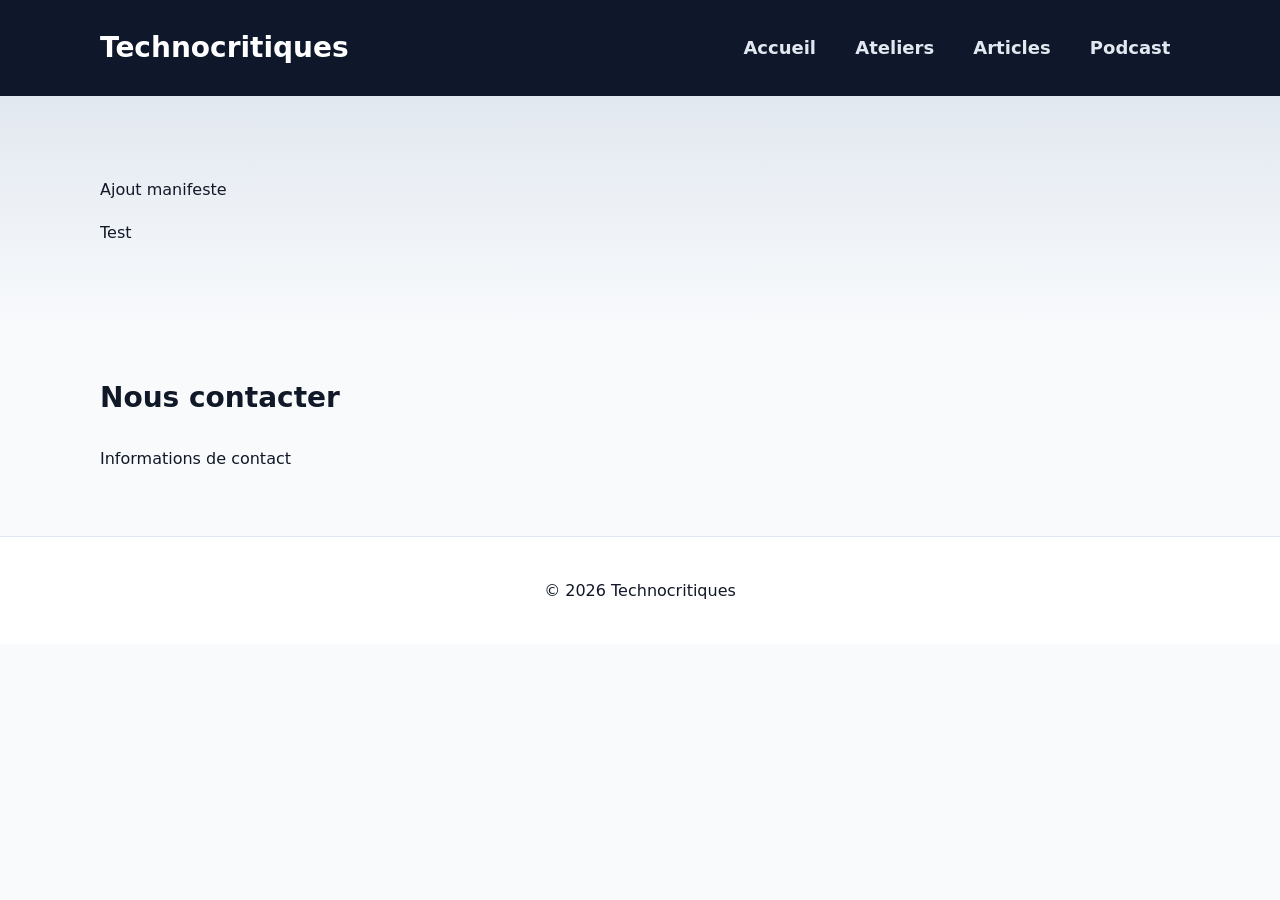
<file: index.html>
<!DOCTYPE html>
<html lang="en">
<head>
  <meta charset="UTF-8">
  <meta name="viewport" content="width=device-width, initial-scale=1.0">
  <title>Technocritiques</title>
  <link rel="stylesheet" href="styles.css">
  <script data-goatcounter="https://technocritiques.goatcounter.com/count" async src="//gc.zgo.at/count.js"></script>
</head>
<body>
  <header class="site-header">
    <div class="container">
      <div class="brand">
        <h1>Technocritiques</h1>
      </div>
      <nav class="site-nav">
        <a href="index.html">Accueil</a>
        <a href="ateliers.html">Ateliers</a>
        <a href="Articles.html">Articles</a>
        <a href="podcast.html">Podcast</a>
      </nav>
    </div>
  </header>

  <main>
    <section class="hero">
      <div class="container">
        <p>Ajout manifeste</p>
        <p>Test</p>
      </div>
    </section>

    <section id="contact" class="section container">
      <h2>Nous contacter</h2>
      <p>Informations de contact</p>
    </section>
  </main>

  <footer class="site-footer">
    <p>© 2026 Technocritiques</p>
  </footer>
</body>
</html>
</file>
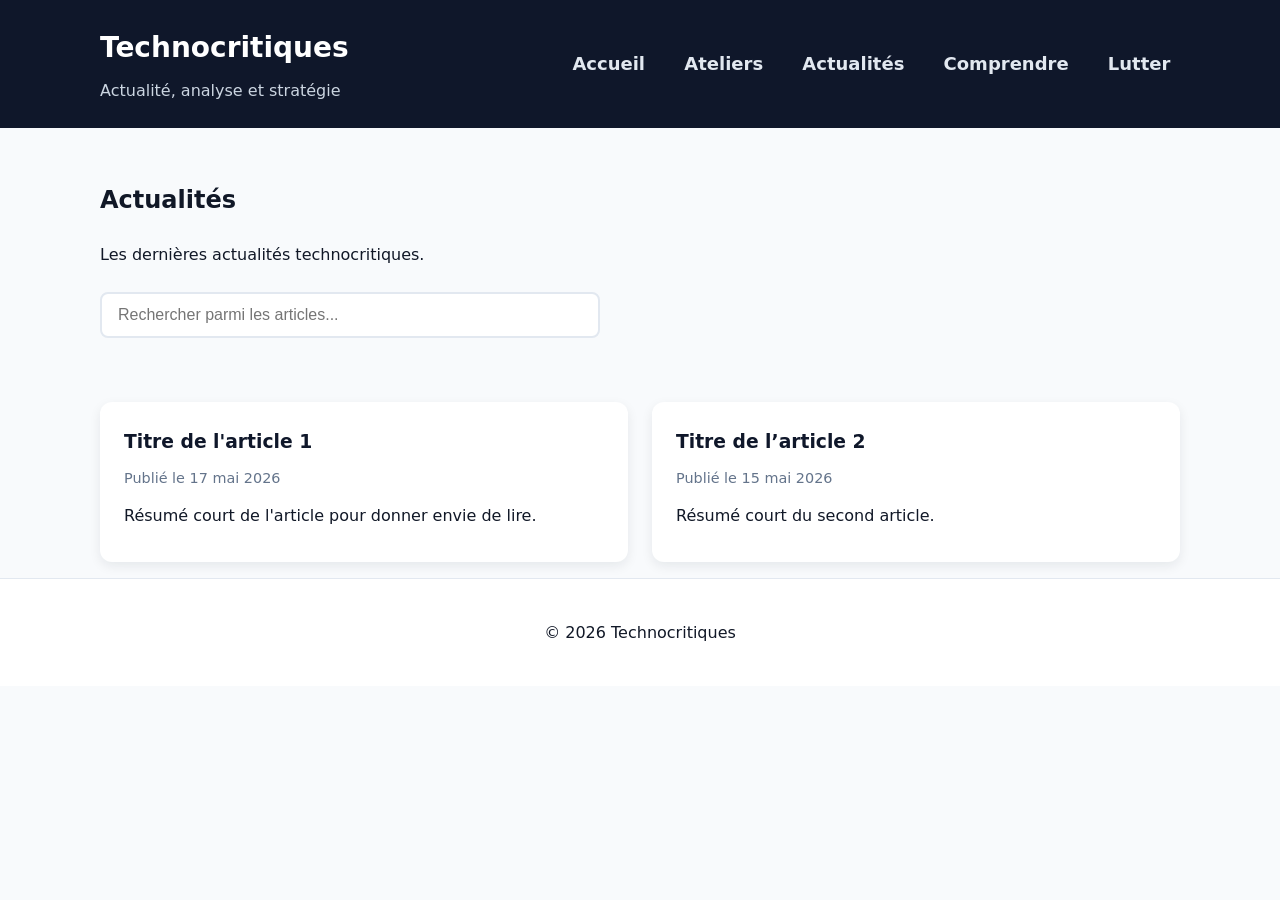
<file: actualites.html>
<!DOCTYPE html>
<html lang="en">
<head>
  <meta charset="UTF-8">
  <meta name="viewport" content="width=device-width, initial-scale=1.0">
  <title>Technocritiques - actualités</title>
  <link rel="stylesheet" href="styles.css">
</head>
<body>
  <header class="site-header">
    <div class="container">
      <div class="brand">
        <h1>Technocritiques</h1>
        <p>Actualité, analyse et stratégie</p>
      </div>
      <nav class="site-nav">
        <a href="index.html">Accueil</a>
        <a href="ateliers.html">Ateliers</a>
        <a href="actualites.html">Actualités</a>
        <a href="comprendre.html">Comprendre</a>
        <a href="lutter.html">Lutter</a>
      </nav>
    </div>
  </header>

  <main class="container">
    <section class="blog-intro">
      <h2>Actualités</h2>
      <p>Les dernières actualités technocritiques.</p>
      <div class="search-box">
        <input type="text" id="searchInput" placeholder="Rechercher parmi les articles..." class="search-input">
      </div>
    </section>

    <section class="blog-list" id="blogList">
      <article class="blog-card" data-title="Titre de l'article 1" data-content="Résumé court de l'article pour donner envie de lire.">
        <h3><a href="article-1.html">Titre de l'article 1</a></h3>
        <p class="meta">Publié le 17 mai 2026</p>
        <p>Résumé court de l'article pour donner envie de lire.</p>
      </article>

      <article class="blog-card" data-title="Titre de l'article 2" data-content="Résumé court du second article.">
        <h3><a href="article-2.html">Titre de l’article 2</a></h3>
        <p class="meta">Publié le 15 mai 2026</p>
        <p>Résumé court du second article.</p>
      </article>
    </section>
  </main>

  <p> </p>

  <footer class="site-footer">
    <p>© 2026 Technocritiques</p>
  </footer>

  <script>
    const searchInput = document.getElementById('searchInput');
    const blogCards = document.querySelectorAll('.blog-card');

    searchInput.addEventListener('input', function() {
      const searchTerm = this.value.toLowerCase();

      blogCards.forEach(card => {
        const title = card.getAttribute('data-title').toLowerCase();
        const content = card.getAttribute('data-content').toLowerCase();

        if (title.includes(searchTerm) || content.includes(searchTerm)) {
          card.style.display = 'block';
        } else {
          card.style.display = 'none';
        }
      });
    });
  </script>
</body>
</html>
</file>
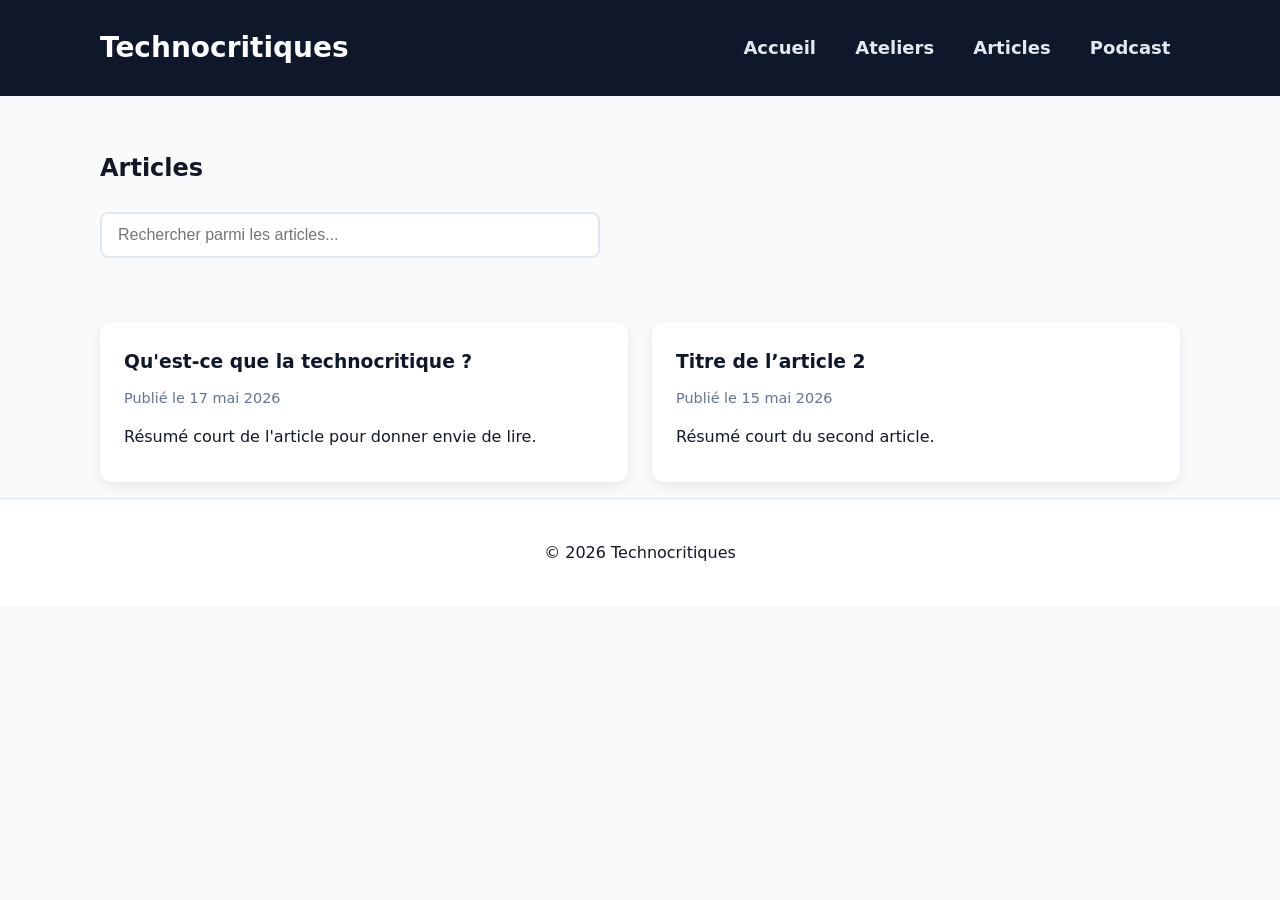
<file: Articles.html>
<!DOCTYPE html>
<html lang="en">
<head>
  <meta charset="UTF-8">
  <meta name="viewport" content="width=device-width, initial-scale=1.0">
  <title>Technocritiques - articles</title>
  <link rel="stylesheet" href="styles.css">
  <script data-goatcounter="https://technocritiques.goatcounter.com/count" async src="//gc.zgo.at/count.js"></script>
</head>
<body>
  <header class="site-header">
    <div class="container">
      <div class="brand">
        <h1>Technocritiques</h1>
      </div>
      <nav class="site-nav">
        <a href="index.html">Accueil</a>
        <a href="ateliers.html">Ateliers</a>
        <a href="Articles.html">Articles</a>
        <a href="podcast.html">Podcast</a>
      </nav>
    </div>
  </header>

  <main class="container">
    <section class="blog-intro">
      <h1>Articles</h1>
      <div class="search-box">
        <input type="text" id="searchInput" placeholder="Rechercher parmi les articles..." class="search-input">
      </div>
    </section>

    <section class="blog-list" id="blogList">
      <article class="blog-card" data-title="Qu'est-ce que la technocritique ?" data-content="Résumé court de l'article pour donner envie de lire.">
        <h3><a href="Articles/article01-technocritique.html">Qu'est-ce que la technocritique ?</a></h3>
        <p class="meta">Publié le 17 mai 2026</p>
        <p>Résumé court de l'article pour donner envie de lire.</p>
      </article>

      <article class="blog-card" data-title="Titre de l'article 2" data-content="Résumé court du second article.">
        <h3><a href="article-2.html">Titre de l’article 2</a></h3>
        <p class="meta">Publié le 15 mai 2026</p>
        <p>Résumé court du second article.</p>
      </article>
    </section>
  </main>

  <p> </p>

  <footer class="site-footer">
    <p>© 2026 Technocritiques</p>
  </footer>

  <script>
    const searchInput = document.getElementById('searchInput');
    const blogCards = document.querySelectorAll('.blog-card');

    searchInput.addEventListener('input', function() {
      const searchTerm = this.value.toLowerCase();

      blogCards.forEach(card => {
        const title = card.getAttribute('data-title').toLowerCase();
        const content = card.getAttribute('data-content').toLowerCase();

        if (title.includes(searchTerm) || content.includes(searchTerm)) {
          card.style.display = 'block';
        } else {
          card.style.display = 'none';
        }
      });
    });
  </script>
</body>
</html>
</file>
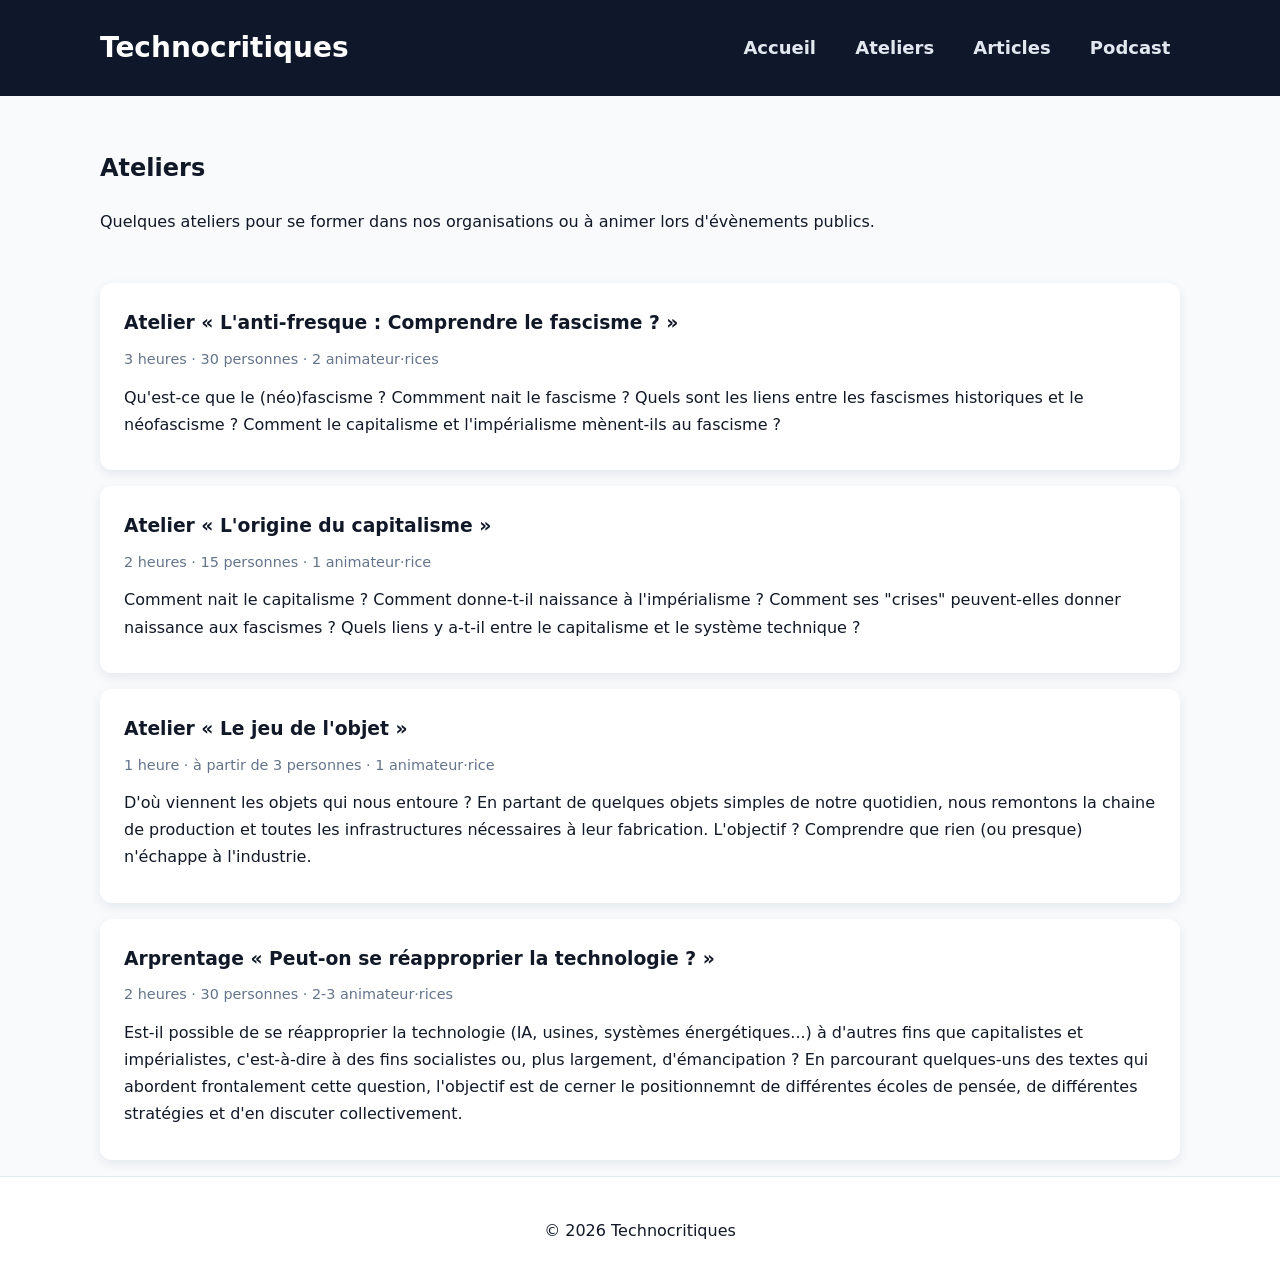
<file: ateliers.html>
<!DOCTYPE html>
<html lang="en">
<head>
  <meta charset="UTF-8">
  <meta name="viewport" content="width=device-width, initial-scale=1.0">
  <title>Technocritiques - ateliers</title>
  <link rel="stylesheet" href="styles.css">
  <script data-goatcounter="https://technocritiques.goatcounter.com/count" async src="//gc.zgo.at/count.js"></script>
</head>
<body>
  <header class="site-header">
    <div class="container">
      <div class="brand">
        <h1>Technocritiques</h1>
      </div>
      <nav class="site-nav">
        <a href="index.html">Accueil</a>
        <a href="ateliers.html">Ateliers</a>
        <a href="Articles.html">Articles</a>
        <a href="podcast.html">Podcast</a>
      </nav>
    </div>
  </header>

  <main class="container">
    <section class="blog-intro">
      <h1>Ateliers</h1>
      <p>Quelques ateliers pour se former dans nos organisations ou à animer lors d'évènements publics.</p>
    </section>

    <section class="blog-list" id="blogList">
      <article class="blog-card" data-title="Atelier « L'anti-fresque : Comprendre le fascisme. »" data-content="Description.">
        <a class="blog-card-link" href="Atelier-fascisme/atelier-fascisme.html">
          <h3>Atelier « L'anti-fresque : Comprendre le fascisme ? »</h3>
          <p class="meta">3 heures · 30 personnes · 2 animateur·rices</p>
          <p>Qu'est-ce que le (néo)fascisme ? Commment nait le fascisme ? Quels sont les liens entre les fascismes historiques et le néofascisme ? Comment le capitalisme et l'impérialisme mènent-ils au fascisme ?</p>
        </a>
      </article>
    </section>

    <p> </p>

    <section class="blog-list" id="blogList">
      <article class="blog-card" data-title="Atelier « L'origine du capitalisme »" data-content="Description">
        <a class="blog-card-link" href="Atelier-capitalisme/atelier-capitalisme.html">
          <h3>Atelier « L'origine du capitalisme »</h3>
          <p class="meta">2 heures · 15 personnes · 1 animateur·rice</p>
          <p>Comment nait le capitalisme ? Comment donne-t-il naissance à l'impérialisme ? Comment ses "crises" peuvent-elles donner naissance aux fascismes ? Quels liens y a-t-il entre le capitalisme et le système technique ?</p>
        </a>
      </article>
    </section>

  <p> </p>
    <section class="blog-list" id="blogList">
      <article class="blog-card" data-title="Atelier « Le jeu de l'objet »" data-content="Description">
        <a class="blog-card-link" href="Atelier-objet/atelier-objet.html">
          <h3>Atelier « Le jeu de l'objet »</h3>
          <p class="meta">1 heure · à partir de 3 personnes · 1 animateur·rice</p>
          <p>D'où viennent les objets qui nous entoure ? En partant de quelques objets simples de notre quotidien, nous remontons la chaine de production et toutes les infrastructures nécessaires à leur fabrication. L'objectif ? Comprendre que rien (ou presque) n'échappe à l'industrie.</p>
        </a>
      </article>
    </section>

  <p> </p>

    <section class="blog-list" id="blogList">
      <article class="blog-card" data-title="Arprentage « Peut-on se réapproprier la technologie ? »" data-content="Description">
        <a class="blog-card-link" href="Atelier-arpentage01/atelier-arpentage01.html">
          <h3>Arprentage « Peut-on se réapproprier la technologie ? »</h3>
          <p class="meta">2 heures · 30 personnes · 2-3 animateur·rices</p>
          <p>Est-il possible de se réapproprier la technologie (IA, usines, systèmes énergétiques...) à d'autres fins que capitalistes et impérialistes, c'est-à-dire à des fins socialistes ou, plus largement, d'émancipation ? En parcourant quelques-uns des textes qui abordent frontalement cette question, l'objectif est de cerner le positionnemnt de différentes écoles de pensée, de différentes stratégies et d'en discuter collectivement.</p>
        </a>
      </article>
    </section>
  </main>

  <p> </p>

  <footer class="site-footer">
    <p>© 2026 Technocritiques</p>
  </footer>
</body>
</html>
</file>
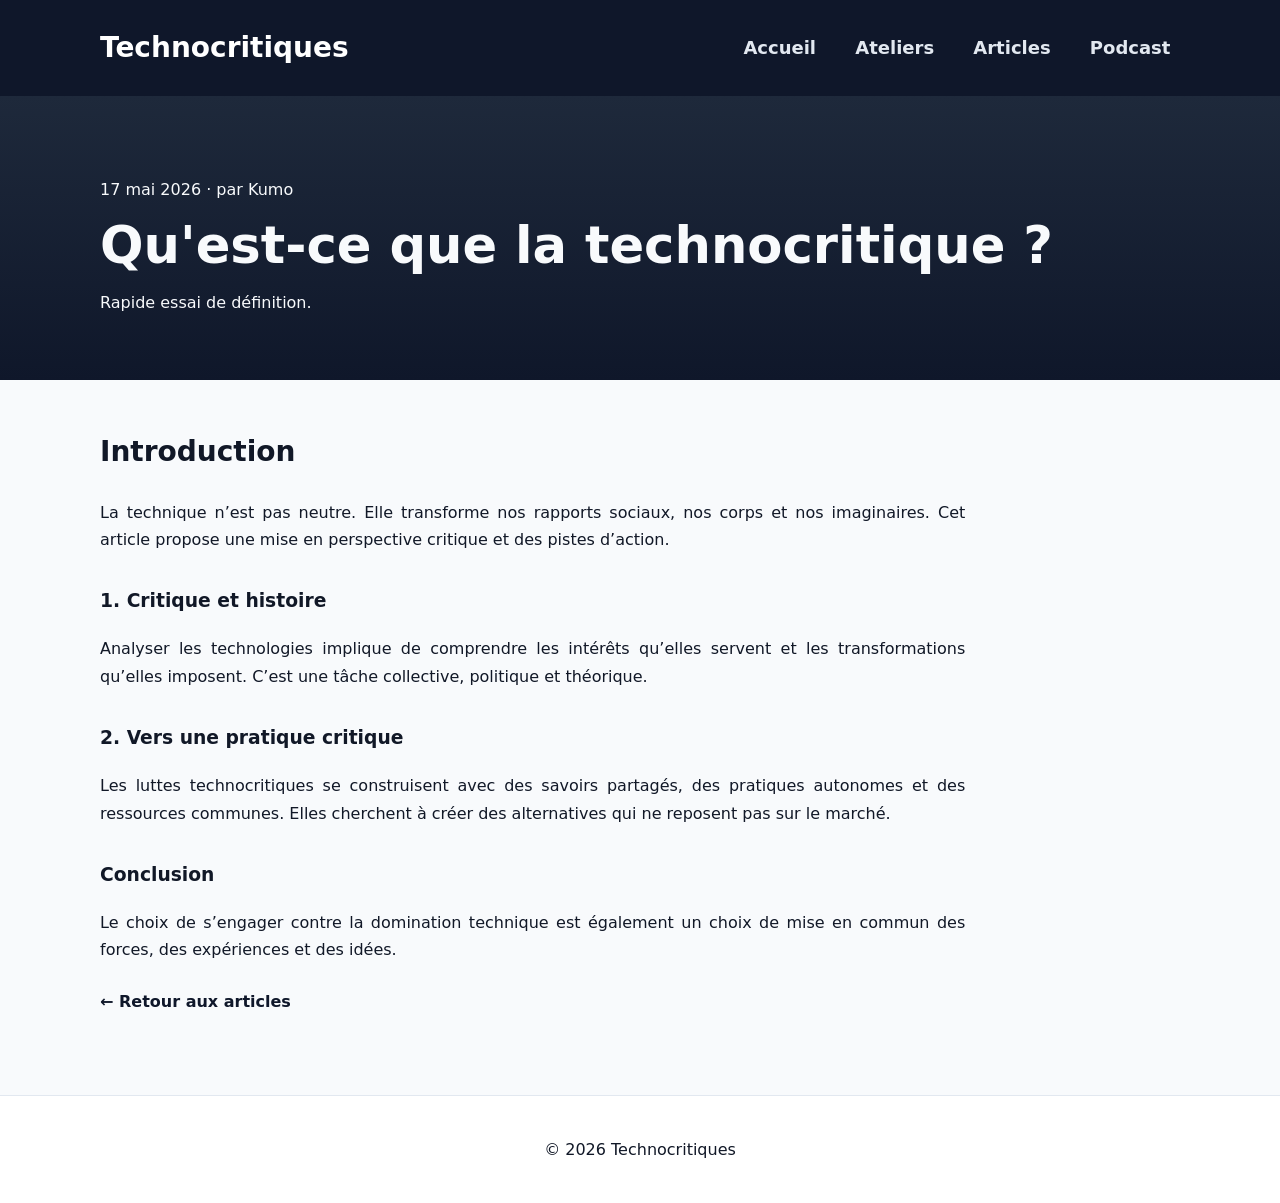
<file: Articles/article01-technocritique.html>
﻿<!DOCTYPE html>
<html lang="fr">
<head>
  <meta charset="UTF-8">
  <meta name="viewport" content="width=device-width, initial-scale=1.0">
  <title>Technocritiques - Articles</title>
  <link rel="stylesheet" href="../styles.css">
  <script data-goatcounter="https://technocritiques.goatcounter.com/count" async src="//gc.zgo.at/count.js"></script>
</head>
<body>
  <header class="site-header">
    <div class="container">
      <div class="brand">
        <h1>Technocritiques</h1>
      </div>
      <nav class="site-nav">
        <a href="../index.html">Accueil</a>
        <a href="../Ateliers.html">Ateliers</a>
        <a href="../Articles.html">Articles</a>        
        <a href="../podcast.html">Podcast</a>      
      </nav>
    </div>
  </header>

  <main>
    <section class="hero article-hero">
      <div class="container">
        <p class="meta">17 mai 2026 · par Kumo</p>
        <h1>Qu'est-ce que la technocritique ?</h1>
        <p>Rapide essai de définition.</p>
      </div>
    </section>

    <section class="section container article-page">
      <article class="article">
        <h2>Introduction</h2>
        <p>La technique n’est pas neutre. Elle transforme nos rapports sociaux, nos corps et nos imaginaires. Cet article propose une mise en perspective critique et des pistes d’action.</p>

        <h3>1. Critique et histoire</h3>
        <p>Analyser les technologies implique de comprendre les intérêts qu’elles servent et les transformations qu’elles imposent. C’est une tâche collective, politique et théorique.</p>

        <h3>2. Vers une pratique critique</h3>
        <p>Les luttes technocritiques se construisent avec des savoirs partagés, des pratiques autonomes et des ressources communes. Elles cherchent à créer des alternatives qui ne reposent pas sur le marché.</p>

        <h3>Conclusion</h3>
        <p>Le choix de s’engager contre la domination technique est également un choix de mise en commun des forces, des expériences et des idées.</p>
      </article>

      <p class="article-back"><a href="../Articles.html">← Retour aux articles</a></p>
    </section>
  </main>

  <footer class="site-footer">
    <p>© 2026 Technocritiques</p>
  </footer>
</body>
</html>
</file>
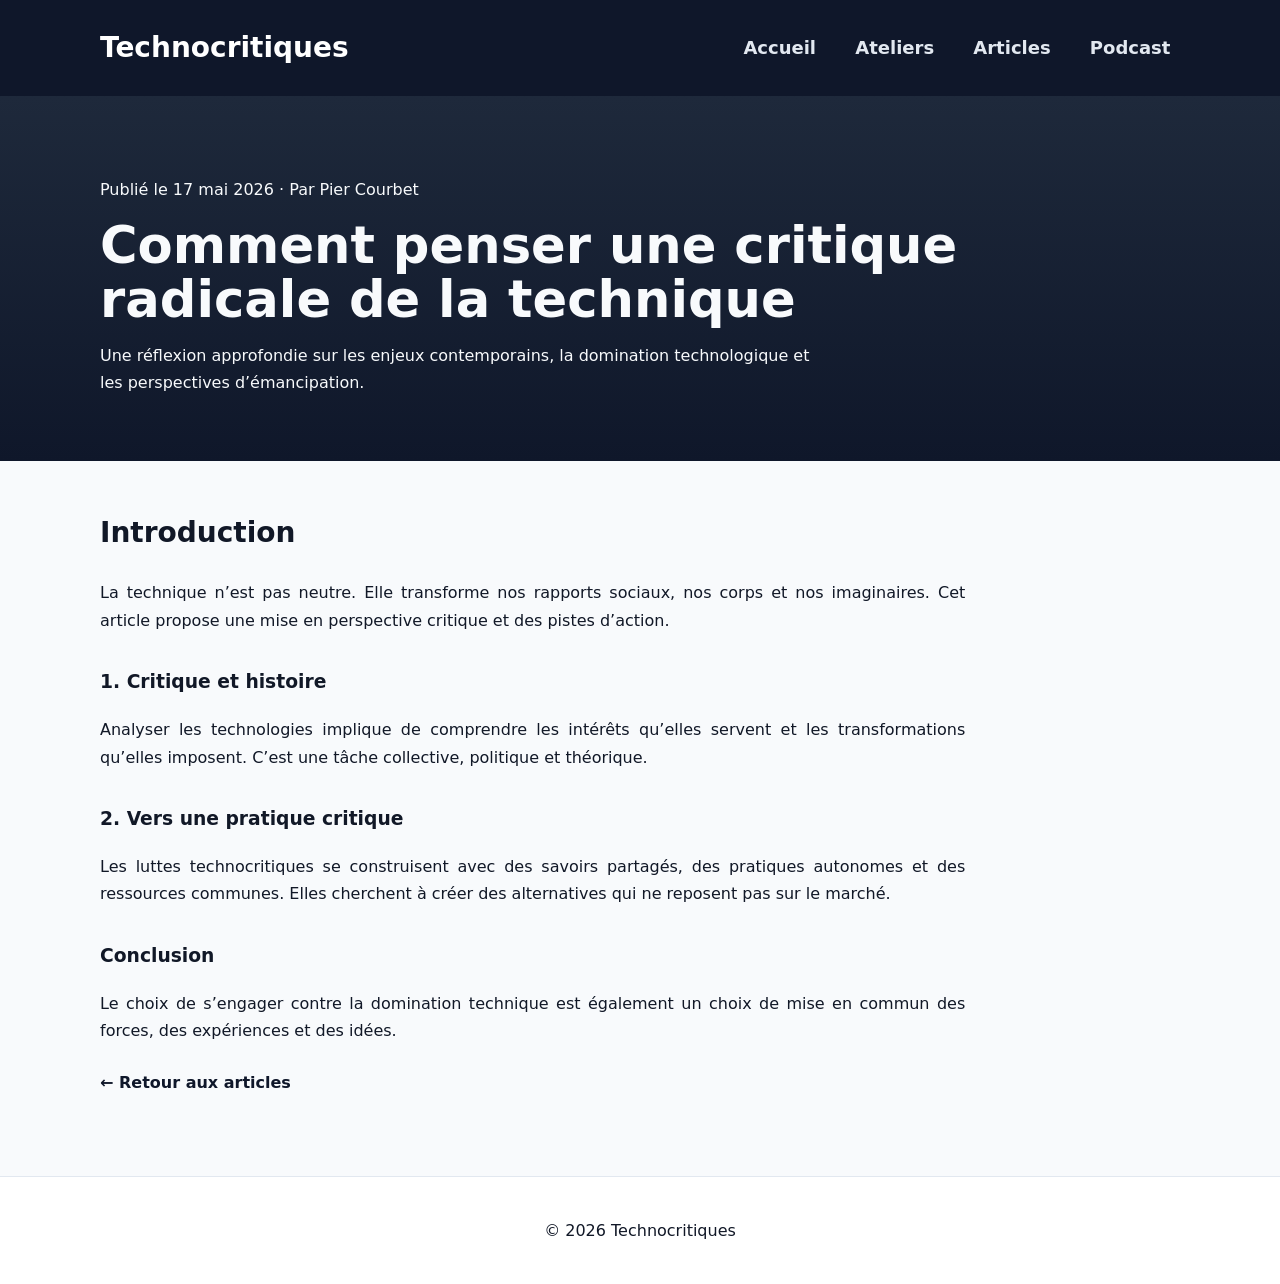
<file: Articles/modele-article.html>
﻿<!DOCTYPE html>
<html lang="fr">
<head>
  <meta charset="UTF-8">
  <meta name="viewport" content="width=device-width, initial-scale=1.0">
  <title>Technocritiques - Articles</title>
  <link rel="stylesheet" href="../styles.css">
  <script data-goatcounter="https://technocritiques.goatcounter.com/count" async src="//gc.zgo.at/count.js"></script>
</head>
<body>
  <header class="site-header">
    <div class="container">
      <div class="brand">
        <h1>Technocritiques</h1>
      </div>
      <nav class="site-nav">
        <a href="../index.html">Accueil</a>
        <a href="../Ateliers.html">Ateliers</a>
        <a href="../Articles.html">Articles</a>        
        <a href="../podcast.html">Podcast</a>      
      </nav>
    </div>
  </header>

  <main>
    <section class="hero article-hero">
      <div class="container">
        <p class="meta">Publié le 17 mai 2026 · Par Pier Courbet</p>
        <h1>Comment penser une critique radicale de la technique</h1>
        <p>Une réflexion approfondie sur les enjeux contemporains, la domination technologique et les perspectives d’émancipation.</p>
      </div>
    </section>

    <section class="section container article-page">
      <article class="article">
        <h2>Introduction</h2>
        <p>La technique n’est pas neutre. Elle transforme nos rapports sociaux, nos corps et nos imaginaires. Cet article propose une mise en perspective critique et des pistes d’action.</p>

        <h3>1. Critique et histoire</h3>
        <p>Analyser les technologies implique de comprendre les intérêts qu’elles servent et les transformations qu’elles imposent. C’est une tâche collective, politique et théorique.</p>

        <h3>2. Vers une pratique critique</h3>
        <p>Les luttes technocritiques se construisent avec des savoirs partagés, des pratiques autonomes et des ressources communes. Elles cherchent à créer des alternatives qui ne reposent pas sur le marché.</p>

        <h3>Conclusion</h3>
        <p>Le choix de s’engager contre la domination technique est également un choix de mise en commun des forces, des expériences et des idées.</p>
      </article>

      <p class="article-back"><a href="../Articles.html">← Retour aux articles</a></p>
    </section>
  </main>

  <footer class="site-footer">
    <p>© 2026 Technocritiques</p>
  </footer>
</body>
</html>
</file>
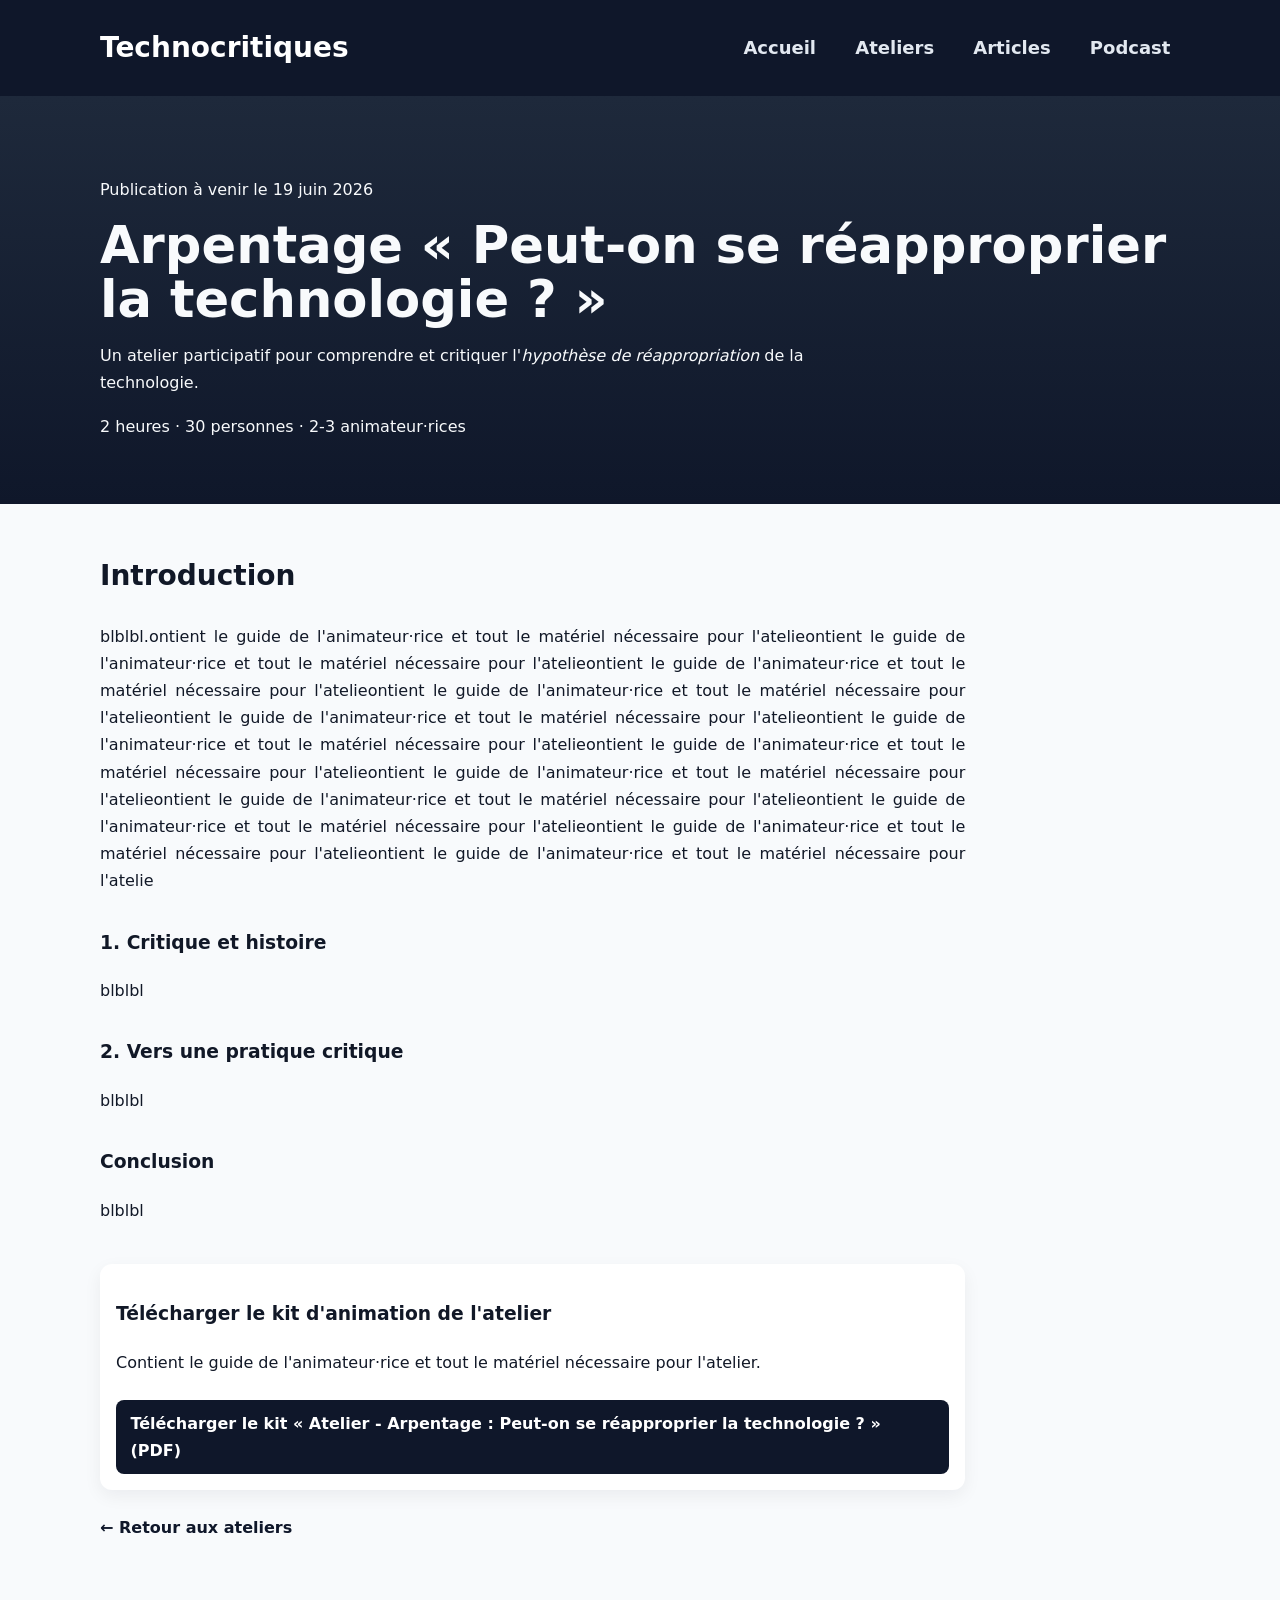
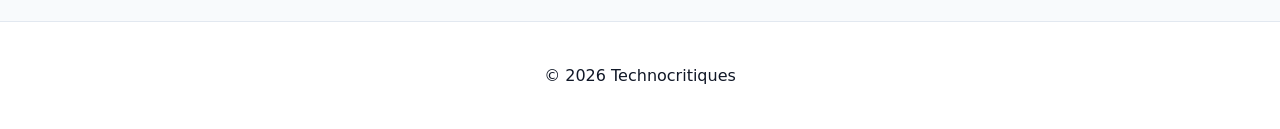
<file: Atelier-arpentage01/atelier-arpentage01.html>
<!DOCTYPE html>
<html lang="fr">
<head>
  <meta charset="UTF-8">
  <meta name="viewport" content="width=device-width, initial-scale=1.0">
  <title>Technocritiques - Ateliers</title>
  <link rel="stylesheet" href="../styles.css">
  <script data-goatcounter="https://technocritiques.goatcounter.com/count" async src="//gc.zgo.at/count.js"></script>
</head>
<body>
  <header class="site-header">
    <div class="container">
      <div class="brand">
        <h1>Technocritiques</h1>
      </div>
      <nav class="site-nav">
        <a href="../index.html">Accueil</a>
        <a href="../ateliers.html">Ateliers</a>
        <a href="../Articles.html">Articles</a>
        <a href="../podcast.html">Podcast</a>
      </nav>
    </div>
  </header>

  <main>
    <section class="hero article-hero">
      <div class="container">
        <p class="meta">Publication à venir le 19 juin 2026</p>
        <h1>Arpentage « Peut-on se réapproprier la technologie ? »</h1>
        <p>Un atelier participatif pour comprendre et critiquer l'<i>hypothèse de réappropriation</i> de la technologie.</p>
        <p>2 heures · 30 personnes · 2-3 animateur·rices</p>
      </div>
    </section>

    <section class="section container article-page">
      <article class="article">
        <h2>Introduction</h2>
        <p>blblbl.ontient le guide de l'animateur·rice et tout le matériel nécessaire pour l'atelieontient le guide de l'animateur·rice et tout le matériel nécessaire pour l'atelieontient le guide de l'animateur·rice et tout le matériel nécessaire pour l'atelieontient le guide de l'animateur·rice et tout le matériel nécessaire pour l'atelieontient le guide de l'animateur·rice et tout le matériel nécessaire pour l'atelieontient le guide de l'animateur·rice et tout le matériel nécessaire pour l'atelieontient le guide de l'animateur·rice et tout le matériel nécessaire pour l'atelieontient le guide de l'animateur·rice et tout le matériel nécessaire pour l'atelieontient le guide de l'animateur·rice et tout le matériel nécessaire pour l'atelieontient le guide de l'animateur·rice et tout le matériel nécessaire pour l'atelieontient le guide de l'animateur·rice et tout le matériel nécessaire pour l'atelieontient le guide de l'animateur·rice et tout le matériel nécessaire pour l'atelie</p>

        <h3>1. Critique et histoire</h3>
        <p>blblbl</p>

        <h3>2. Vers une pratique critique</h3>
        <p>blblbl</p>

        <h3>Conclusion</h3>
        <p>blblbl</p>
      </article>

      <section class="download-section">
        <h3>Télécharger le kit d'animation de l'atelier</h3>
        <p>Contient le guide de l'animateur·rice et tout le matériel nécessaire pour l'atelier.</p>
        <a href="arpentage-kit.pdf" download class="download-btn">Télécharger le kit « Atelier - Arpentage : Peut-on se réapproprier la technologie ? » (PDF)</a>
      </section>

      <p class="article-back"><a href="../ateliers.html">← Retour aux ateliers</a></p>
    </section>
  </main>

  <footer class="site-footer">
    <p>© 2026 Technocritiques</p>
  </footer>
</body>
</html>
</file>
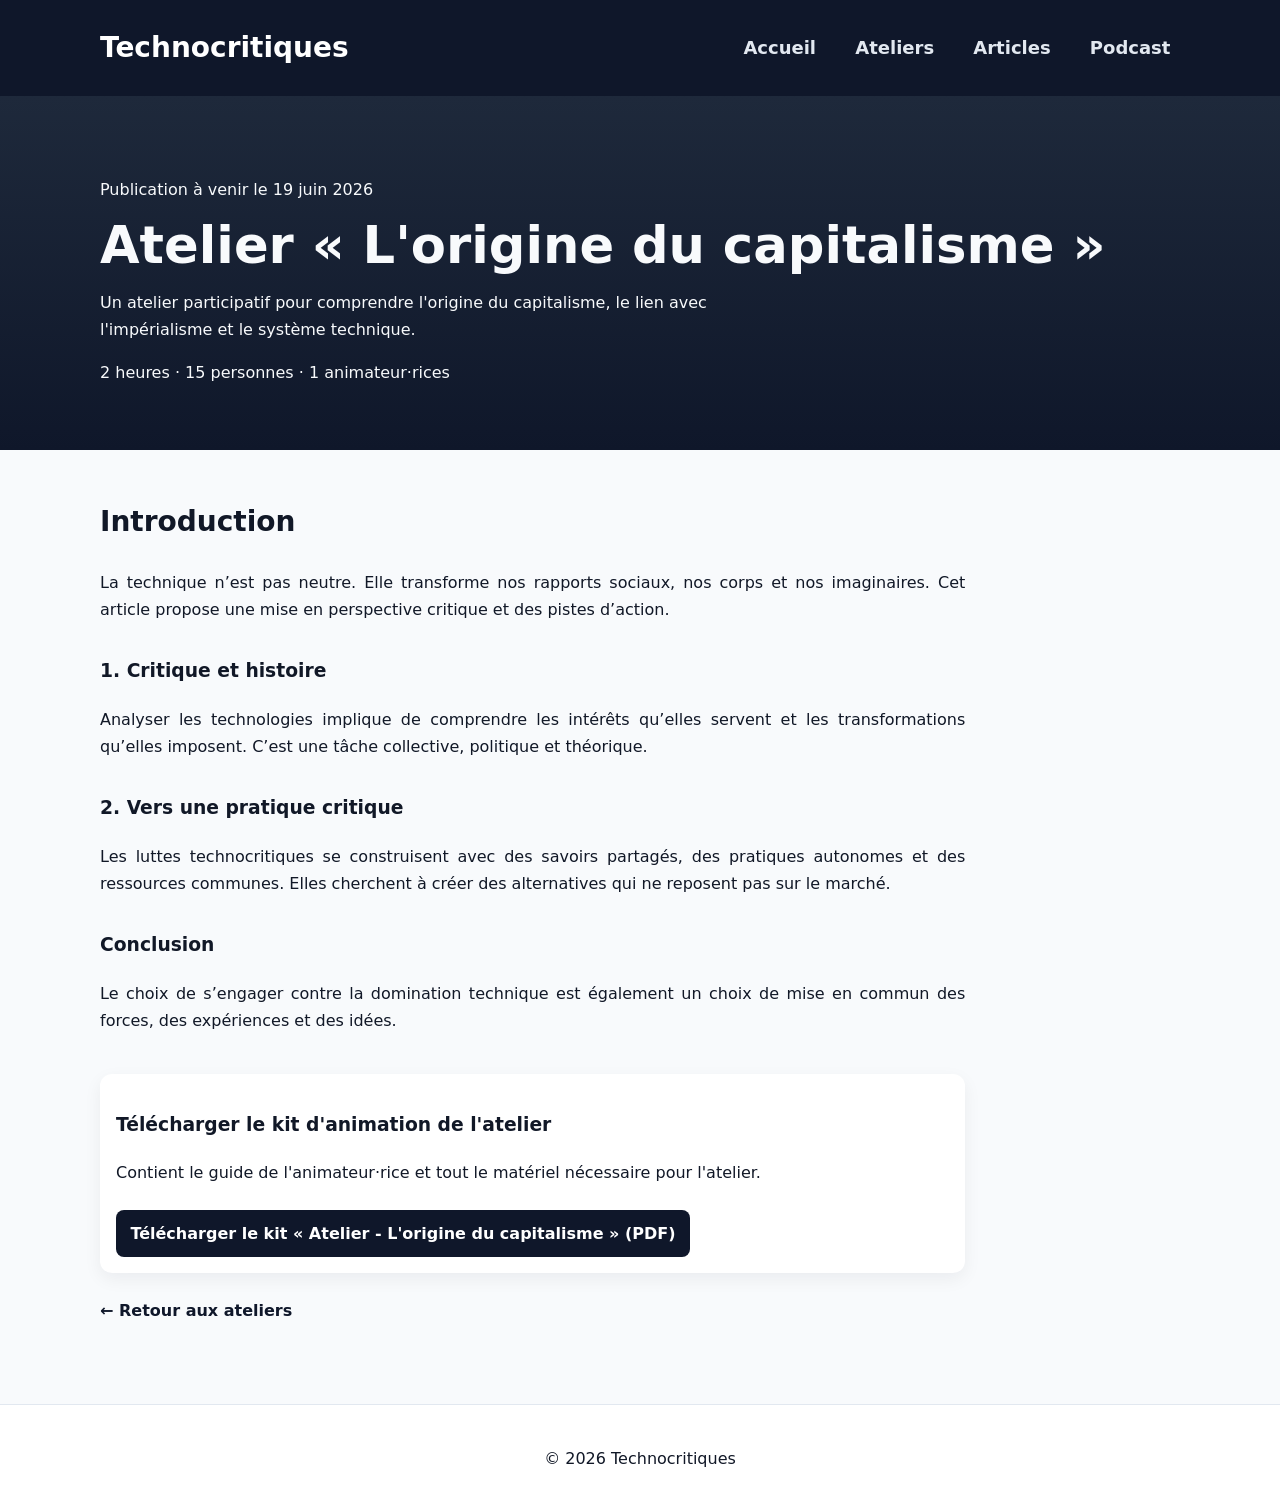
<file: Atelier-capitalisme/atelier-capitalisme.html>
﻿<!DOCTYPE html>
<html lang="fr">
<head>
  <meta charset="UTF-8">
  <meta name="viewport" content="width=device-width, initial-scale=1.0">
  <title>Technocritiques - Ateliers</title>
  <link rel="stylesheet" href="../styles.css">
  <script data-goatcounter="https://technocritiques.goatcounter.com/count" async src="//gc.zgo.at/count.js"></script>
</head>
<body>
  <header class="site-header">
    <div class="container">
      <div class="brand">
        <h1>Technocritiques</h1>
      </div>
      <nav class="site-nav">
        <a href="../index.html">Accueil</a>
        <a href="../ateliers.html">Ateliers</a>
        <a href="../Articles.html">Articles</a>
        <a href="../podcast.html">Podcast</a>
      </nav>
    </div>
  </header>

  <main>
    <section class="hero article-hero">
      <div class="container">
        <p class="meta">Publication à venir le 19 juin 2026</p>
        <h1>Atelier « L'origine du capitalisme »</h1>
        <p>Un atelier participatif pour comprendre l'origine du capitalisme, le lien avec l'impérialisme et le système technique.</p>
        <p>2 heures · 15 personnes · 1 animateur·rices</p>
      </div>
    </section>

    <section class="section container article-page">
      <article class="article">
        <h2>Introduction</h2>
        <p>La technique n’est pas neutre. Elle transforme nos rapports sociaux, nos corps et nos imaginaires. Cet article propose une mise en perspective critique et des pistes d’action.</p>

        <h3>1. Critique et histoire</h3>
        <p>Analyser les technologies implique de comprendre les intérêts qu’elles servent et les transformations qu’elles imposent. C’est une tâche collective, politique et théorique.</p>

        <h3>2. Vers une pratique critique</h3>
        <p>Les luttes technocritiques se construisent avec des savoirs partagés, des pratiques autonomes et des ressources communes. Elles cherchent à créer des alternatives qui ne reposent pas sur le marché.</p>

        <h3>Conclusion</h3>
        <p>Le choix de s’engager contre la domination technique est également un choix de mise en commun des forces, des expériences et des idées.</p>
      </article>

      <section class="download-section">
        <h3>Télécharger le kit d'animation de l'atelier</h3>
        <p>Contient le guide de l'animateur·rice et tout le matériel nécessaire pour l'atelier.</p>
        <a href="frise-capitalisme-kit.pdf" download class="download-btn">Télécharger le kit « Atelier - L'origine du capitalisme » (PDF)</a>
      </section>

      <p class="article-back"><a href="../ateliers.html">← Retour aux ateliers</a></p>
    </section>
  </main>

  <footer class="site-footer">
    <p>© 2026 Technocritiques</p>
  </footer>
</body>
</html>
</file>
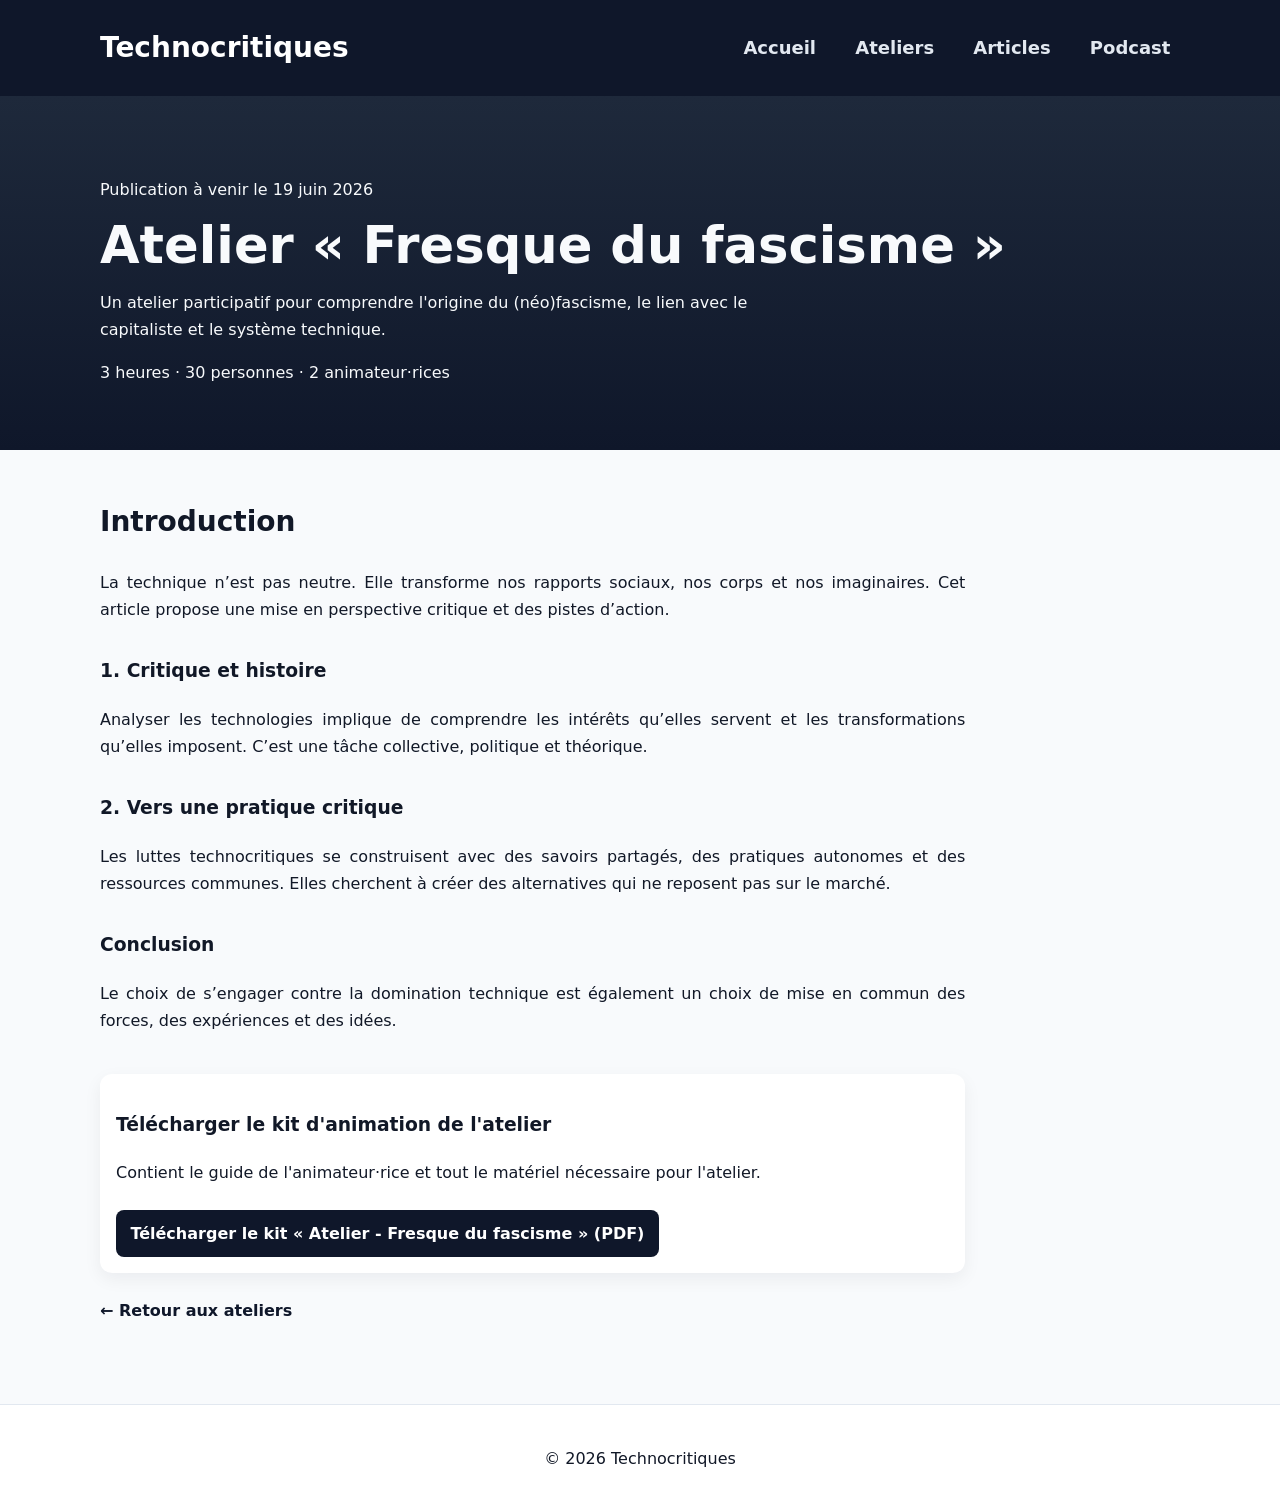
<file: Atelier-fascisme/atelier-fascisme.html>
﻿<!DOCTYPE html>
<html lang="fr">
<head>
  <meta charset="UTF-8">
  <meta name="viewport" content="width=device-width, initial-scale=1.0">
  <title>Technocritiques - Ateliers</title>
  <link rel="stylesheet" href="../styles.css">
  <script data-goatcounter="https://technocritiques.goatcounter.com/count" async src="//gc.zgo.at/count.js"></script>
</head>
<body>
  <header class="site-header">
    <div class="container">
      <div class="brand">
        <h1>Technocritiques</h1>
      </div>
      <nav class="site-nav">
        <a href="../index.html">Accueil</a>
        <a href="../ateliers.html">Ateliers</a>
        <a href="../Articles.html">Articles</a>
        <a href="../podcast.html">Podcast</a>
      </nav>
    </div>
  </header>

  <main>
    <section class="hero article-hero">
      <div class="container">
        <p class="meta">Publication à venir le 19 juin 2026</p>
        <h1>Atelier « Fresque du fascisme »</h1>
        <p>Un atelier participatif pour comprendre l'origine du (néo)fascisme, le lien avec le capitaliste et le système technique.</p>
        <p>3 heures · 30 personnes · 2 animateur·rices</p>
      </div>
    </section>

    <section class="section container article-page">
      <article class="article">
        <h2>Introduction</h2>
        <p>La technique n’est pas neutre. Elle transforme nos rapports sociaux, nos corps et nos imaginaires. Cet article propose une mise en perspective critique et des pistes d’action.</p>

        <h3>1. Critique et histoire</h3>
        <p>Analyser les technologies implique de comprendre les intérêts qu’elles servent et les transformations qu’elles imposent. C’est une tâche collective, politique et théorique.</p>

        <h3>2. Vers une pratique critique</h3>
        <p>Les luttes technocritiques se construisent avec des savoirs partagés, des pratiques autonomes et des ressources communes. Elles cherchent à créer des alternatives qui ne reposent pas sur le marché.</p>

        <h3>Conclusion</h3>
        <p>Le choix de s’engager contre la domination technique est également un choix de mise en commun des forces, des expériences et des idées.</p>
      </article>

      <section class="download-section">
        <h3>Télécharger le kit d'animation de l'atelier</h3>
        <p>Contient le guide de l'animateur·rice et tout le matériel nécessaire pour l'atelier.</p>
        <a href="fresque-kit.pdf" download class="download-btn">Télécharger le kit « Atelier - Fresque du fascisme » (PDF)</a>
      </section>

      <p class="article-back"><a href="../ateliers.html">← Retour aux ateliers</a></p>
    </section>
  </main>

  <footer class="site-footer">
    <p>© 2026 Technocritiques</p>
  </footer>
</body>
</html>
</file>
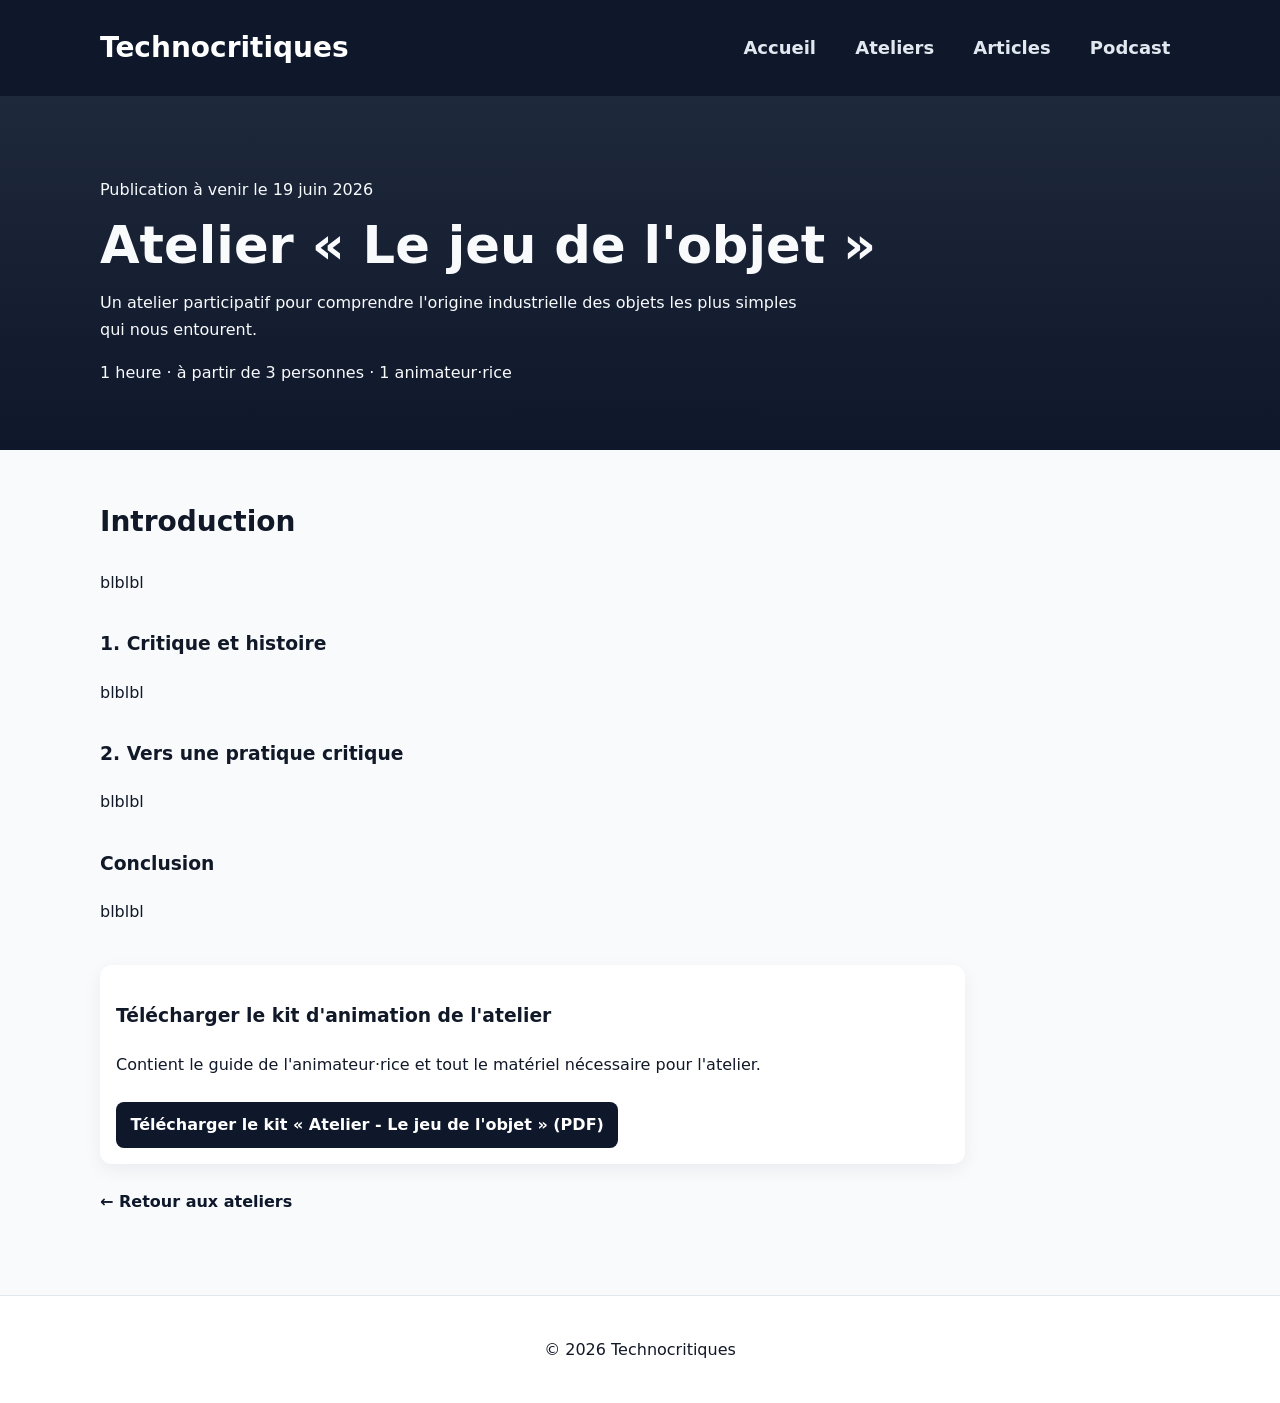
<file: Atelier-objet/atelier-objet.html>
<!DOCTYPE html>
<html lang="fr">
<head>
  <meta charset="UTF-8">
  <meta name="viewport" content="width=device-width, initial-scale=1.0">
  <title>Technocritiques - Ateliers</title>
  <link rel="stylesheet" href="../styles.css">
  <script data-goatcounter="https://technocritiques.goatcounter.com/count" async src="//gc.zgo.at/count.js"></script>
</head>
<body>
  <header class="site-header">
    <div class="container">
      <div class="brand">
        <h1>Technocritiques</h1>
      </div>
      <nav class="site-nav">
        <a href="../index.html">Accueil</a>
        <a href="../ateliers.html">Ateliers</a>
        <a href="../Articles.html">Articles</a>
        <a href="../podcast.html">Podcast</a>
      </nav>
    </div>
  </header>

  <main>
    <section class="hero article-hero">
      <div class="container">
        <p class="meta">Publication à venir le 19 juin 2026</p>
        <h1>Atelier « Le jeu de l'objet »</h1>
        <p>Un atelier participatif pour comprendre l'origine industrielle des objets les plus simples qui nous entourent.</p>
        <p>1 heure · à partir de 3 personnes · 1 animateur·rice</p>
      </div>
    </section>

    <section class="section container article-page">
      <article class="article">
        <h2>Introduction</h2>
        <p>blblbl</p>

        <h3>1. Critique et histoire</h3>
        <p>blblbl</p>

        <h3>2. Vers une pratique critique</h3>
        <p>blblbl</p>

        <h3>Conclusion</h3>
        <p>blblbl</p>
      </article>

      <section class="download-section">
        <h3>Télécharger le kit d'animation de l'atelier</h3>
        <p>Contient le guide de l'animateur·rice et tout le matériel nécessaire pour l'atelier.</p>
        <a href="objet-kit.pdf" download class="download-btn">Télécharger le kit « Atelier - Le jeu de l'objet » (PDF)</a>
      </section>

      <p class="article-back"><a href="../ateliers.html">← Retour aux ateliers</a></p>
    </section>
  </main>

  <footer class="site-footer">
    <p>© 2026 Technocritiques</p>
  </footer>
</body>
</html>
</file>
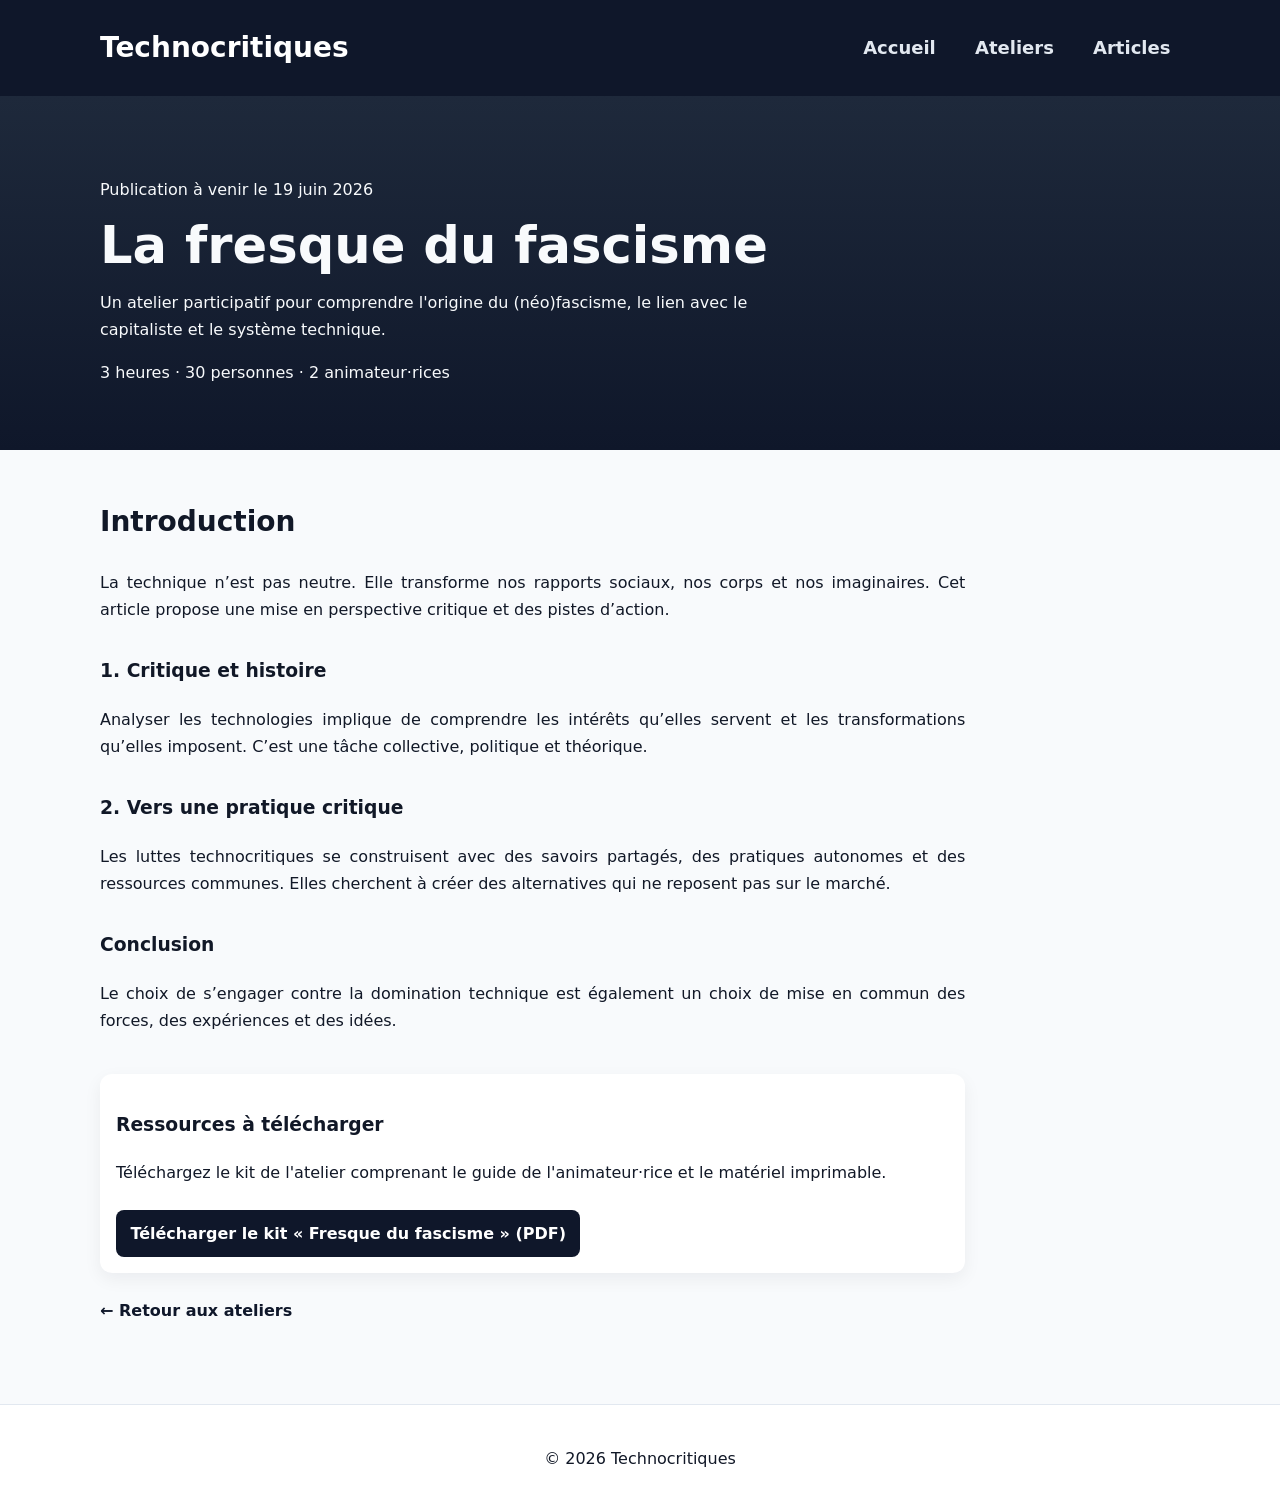
<file: Ateliers/atelier-fascisme.html>
﻿<!DOCTYPE html>
<html lang="fr">
<head>
  <meta charset="UTF-8">
  <meta name="viewport" content="width=device-width, initial-scale=1.0">
  <title>Technocritiques - Ateliers</title>
  <link rel="stylesheet" href="../styles.css">
</head>
<body>
  <header class="site-header">
    <div class="container">
      <div class="brand">
        <h1>Technocritiques</h1>
      </div>
      <nav class="site-nav">
        <a href="../index.html">Accueil</a>
        <a href="../ateliers.html">Ateliers</a>
        <a href="../Articles.html">Articles</a>
      </nav>
    </div>
  </header>

  <main>
    <section class="hero article-hero">
      <div class="container">
        <p class="meta">Publication à venir le 19 juin 2026</p>
        <h1>La fresque du fascisme</h1>
        <p>Un atelier participatif pour comprendre l'origine du (néo)fascisme, le lien avec le capitaliste et le système technique.</p>
        <p>3 heures · 30 personnes · 2 animateur·rices</p>
      </div>
    </section>

    <section class="section container article-page">
      <article class="article">
        <h2>Introduction</h2>
        <p>La technique n’est pas neutre. Elle transforme nos rapports sociaux, nos corps et nos imaginaires. Cet article propose une mise en perspective critique et des pistes d’action.</p>

        <h3>1. Critique et histoire</h3>
        <p>Analyser les technologies implique de comprendre les intérêts qu’elles servent et les transformations qu’elles imposent. C’est une tâche collective, politique et théorique.</p>

        <h3>2. Vers une pratique critique</h3>
        <p>Les luttes technocritiques se construisent avec des savoirs partagés, des pratiques autonomes et des ressources communes. Elles cherchent à créer des alternatives qui ne reposent pas sur le marché.</p>

        <h3>Conclusion</h3>
        <p>Le choix de s’engager contre la domination technique est également un choix de mise en commun des forces, des expériences et des idées.</p>
      </article>

      <section class="download-section">
        <h3>Ressources à télécharger</h3>
        <p>Téléchargez le kit de l'atelier comprenant le guide de l'animateur·rice et le matériel imprimable.</p>
        <a href="fresque-kit.pdf" download class="download-btn">Télécharger le kit « Fresque du fascisme » (PDF)</a>
      </section>

      <p class="article-back"><a href="../Articles.html">← Retour aux ateliers</a></p>
    </section>
  </main>

  <footer class="site-footer">
    <p>© 2026 Technocritiques</p>
  </footer>
</body>
</html>
</file>
<file: styles.css>
:root {
  color-scheme: light;
  font-family: Inter, system-ui, sans-serif;
  color: #111827;
  background: #f8fafc;
}

* {
  box-sizing: border-box;
}

body {
  margin: 0;
  min-height: 100vh;
  line-height: 1.7;
}

.container {
  width: min(1080px, calc(100% - 2rem));
  margin: 0 auto;
}

.site-header {
  background: #0f172a;
  color: white;
  padding: 1rem 0;
}

.site-header .brand h1 {
  margin: 0;
  font-size: clamp(1.75rem, 2vw, 2.5rem);
}

.site-header .brand p {
  margin: 0.35rem 0 0;
  color: #cbd5e1;
}

.site-nav {
  display: flex;
  gap: 1.25rem;
  flex-wrap: wrap;
  margin-top: 1rem;
}

.site-nav a {
  color: #e2e8f0;
  text-decoration: none;
  transition: color 0.2s ease;
  font-size: 1.05rem;
  padding: 0.35rem 0.6rem;
  font-weight: 600;
  border-radius: 0.375rem;
}

.site-nav a:hover {
  color: #ffffff;
}

.hero {
  padding: 4rem 0;
  background: linear-gradient(180deg, #e2e8f0 0%, #f8fafc 100%);
}

.hero h2 {
  margin: 0 0 1rem;
  font-size: clamp(2rem, 4vw, 3rem);
}

.section {
  padding: 3rem 0;
}

.section h2 {
  margin-top: 0;
  font-size: clamp(1.75rem, 2vw, 2.25rem);
}

.cards {
  display: grid;
  gap: 1.5rem;
  grid-template-columns: repeat(auto-fit, minmax(220px, 1fr));
}

.card {
  padding: 1.5rem;
  border-radius: 1rem;
  background: white;
  box-shadow: 0 20px 40px rgba(15, 23, 42, 0.08);
}

.card h3 {
  margin-top: 0;
}

/* "Ce que tu trouveras sur ce site" cards display in one row*/
.blog-cards {
  display: grid;
  grid-template-columns: repeat(auto-fit, minmax(320px, 1fr));
  gap: 1.5rem;
  align-items: start;
}

.article-hero {
  padding: 4rem 0 3rem;
  background: linear-gradient(180deg, #1e293b 0%, #0f172a 100%);
  color: #f8fafc;
}

.article-hero h1,
.article-hero p {
  max-width: 70ch;
}

.article-hero h1 {
  margin: 0.5rem 0 1rem;
  font-size: clamp(2rem, 4vw, 3.2rem);
  line-height: 1.05;
}

.article-page {
  padding: 3rem 0 4rem;
}

.article {
  max-width: 90ch;
}

.article h2,
.article h3 {
  margin-top: 2rem;
}

.article h2 {
  margin-top: 0;
}

.article p {
  margin: 1rem 0;
  max-width: 85ch;
  text-align: justify;
}

.article .meta {
  font-size: 0.95rem;
  color: #64748b;
  margin: 0 0 1.5rem;
}

.article-back {
  margin-top: 1.5rem;
}

.article-back a {
  color: #0f172a;
  text-decoration: none;
  font-weight: 600;
}

.article-back a:hover {
  text-decoration: underline;
}

.download-section {
  margin-top: 2.5rem;
  padding: 1rem;
  background: white;
  border-radius: 0.75rem;
  box-shadow: 0 6px 18px rgba(15, 23, 42, 0.06);
  max-width: 85ch;
}

.download-btn {
  display: inline-block;
  margin-top: 0.5rem;
  padding: 0.6rem 0.9rem;
  background: #0f172a;
  color: white;
  text-decoration: none;
  border-radius: 0.5rem;
  font-weight: 700;
}

.download-btn:hover {
  opacity: 0.95;
}

.site-footer {
  text-align: center;
  padding: 1.5rem 0;
  border-top: 1px solid #e2e8f0;
  background: white;
}

.blog-intro {
  padding: 2rem 0;
}

.search-box {
  margin-top: 1.5rem;
  margin-bottom: 2rem;
}

.search-input {
  width: 100%;
  max-width: 500px;
  padding: 0.75rem 1rem;
  font-size: 1rem;
  border: 2px solid #e2e8f0;
  border-radius: 0.5rem;
  transition: border-color 0.2s ease, box-shadow 0.2s ease;
}

.search-input:focus {
  outline: none;
  border-color: #0f172a;
  box-shadow: 0 0 0 3px rgba(15, 23, 42, 0.1);
}

.blog-list {
  display: grid;
  grid-template-columns: repeat(auto-fit, minmax(260px, 1fr));
  gap: 1.5rem;
}

.blog-card {
  padding: 1.5rem;
  border-radius: 0.75rem;
  background: white;
  box-shadow: 0 4px 12px rgba(15, 23, 42, 0.08);
  transition: box-shadow 0.2s ease;
}

.blog-card-link {
  display: block;
  color: inherit;
  text-decoration: none;
}

.blog-card:hover {
  box-shadow: 0 8px 20px rgba(15, 23, 42, 0.12);
}

.blog-card h3 {
  margin-top: 0;
  margin-bottom: 0.5rem;
}

.blog-card h3 a {
  color: #0f172a;
  text-decoration: none;
  transition: color 0.2s ease;
}

.blog-card h3 a:hover {
  color: #1e293b;
  text-decoration: underline;
}

.blog-card .meta {
  font-size: 0.9rem;
  color: #64748b;
  margin: 0 0 0.75rem;
}

.blog-card p {
  margin: 0.5rem 0;
}

@media (min-width: 720px) {
  .site-header {
    padding: 1.5rem 0;
  }
  .site-header .container {
    display: flex;
    align-items: center;
    justify-content: space-between;
  }
  .site-nav {
    margin-top: 0;
  }
  .site-nav a {
    font-size: 1.125rem;
  }
}
</file>
